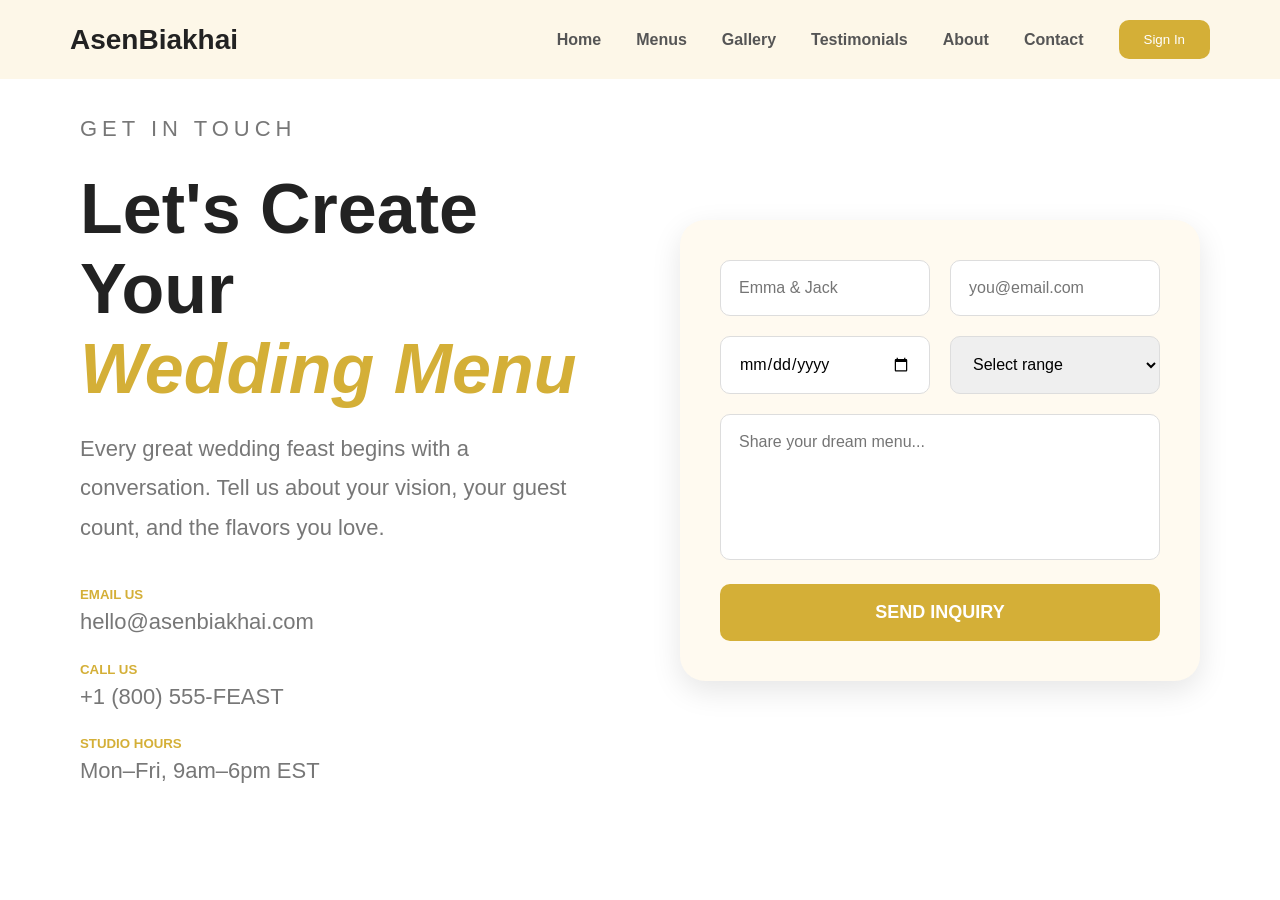
<file: contact.html>
<!DOCTYPE html>
<html>

<head>

<meta charset="UTF-8">
<meta name="viewport" content="width=device-width, initial-scale=1">

<title>Contact</title>

<link rel="stylesheet" href="style.css">

</head>

<body>

<header>

<div class="logo">
AsenBiakhai
</div>

<nav>

<a href="index.html">Home</a>
<a href="#">Menus</a>
<a href="#">Gallery</a>
<a href="#">Testimonials</a>
<a href="#">About</a>
<a href="contact.html">Contact</a>

<button class="signin">
Sign In
</button>

</nav>

</header>

<section class="contact">

<div class="left">

<p class="small">
GET IN TOUCH
</p>

<h1>
Let's Create Your
<span>Wedding Menu</span>
</h1>

<p>
Every great wedding feast begins with a conversation.
Tell us about your vision, your guest count,
and the flavors you love.
</p>

<div class="info">

<h5>EMAIL US</h5>
<p>hello@asenbiakhai.com</p>

<h5>CALL US</h5>
<p>+1 (800) 555-FEAST</p>

<h5>STUDIO HOURS</h5>
<p>Mon–Fri, 9am–6pm EST</p>

</div>

</div>

<div class="right">

<form>

<div class="row">

<input type="text" placeholder="Emma & Jack">

<input type="email" placeholder="you@email.com">

</div>

<div class="row">

<input type="date">

<select>

<option>Select range</option>
<option>50-100</option>
<option>100-200</option>
<option>200+</option>

</select>

</div>

<textarea rows="6"
placeholder="Share your dream menu..."></textarea>

<button type="submit">
SEND INQUIRY
</button>

</form>

</div>

</section>

</body>
</html>
</file>
<file: style.css>
/* MENU SECTION */
#Menu {
    display: flex;
    flex-direction: column;
    align-items: center;
    background-color: #FFFBF7;
}

.head-menu {
    display: flex;
    flex-direction: column;
    align-items: center;
}

.orth {
    color: #e0bb45;
    font-size: 2rem;
    text-shadow: 2px 2px 5px #e0bc453f;
}

.card {
    width: 22rem;
    height: 25rem;
    border-radius: 2rem;
    background-color: whitesmoke;
    box-shadow: 2px 2px 10px rgba(0,0,0,0.2);
    cursor: pointer;
}

.dishes:has(.card:hover) .card:not(:hover) {
    filter: blur(1px);
    transform: scale(0.92);
    transition: all 0.5s cubic-bezier(0.25, 0.46, 0.45, 0.94);
}

.card:hover {
    transform: scale(1.08);
    filter: blur(0);
    box-shadow: 8px 8px 25px rgba(0, 0, 0, 0.15);
    z-index: 10;
    position: relative;
    transition: all 0.5s cubic-bezier(0.2, 0.9, 0.4, 1.1);
}

.image {
    width: 22rem;
    height: 10rem;
    border-radius: 2rem 2rem 0px 0px;
    box-shadow: 2px 2px 5px rgba(0,0,0,0.2);
}

.dishes-title {
    padding: 0px 15px;
}

.dishes {
    display: flex;
    justify-content: center;
    gap: 2rem;
    flex-wrap: wrap;
    padding: 1rem;
}

.people {
    width: 6.7rem;
}

.image-class {
    width: 100%;
    height: auto;
    display: block;
    padding: 5px;
    transition: transform 0.6s cubic-bezier(0.25, 0.46, 0.45, 0.94);
    border-radius: 10%;
}

.imgss {
    display: flex;
    overflow: hidden;
    align-items: center;
}

.collumn {
    display: flex;
    flex-direction: column;
    padding: 5px;
    overflow: hidden;
}

.image-class:hover {
    transform: scale(1.08);
}

@media only screen and (max-width: 770px) {
    .imgss {
        display: flex;
        flex-direction: column;
        overflow: hidden;
    }
}

/* RESET */
* {
    margin: 0;
    padding: 0;
    box-sizing: border-box;
    font-family: Arial, sans-serif;
}

html {
    scroll-behavior: smooth;
}

body {
    background: #ffffff;
    color: #333;
}

/* HEADER */
header {
    position: fixed;
    top: 0;
    left: 0;
    width: 100%;
    background: #fdf7e8;
    display: flex;
    justify-content: space-between;
    align-items: center;
    padding: 20px 70px;
    z-index: 1000;
}

.logo {
    font-size: 28px;
    font-weight: bold;
    color: #222;
}

nav {
    display: flex;
    align-items: center;
    gap: 35px;
}

nav a {
    text-decoration: none;
    color: #555;
    font-weight: 600;
}

.signin {
    background: #d4af37;
    color: white;
    border: none;
    padding: 12px 25px;
    border-radius: 10px;
    cursor: pointer;
}

/* HERO */
.hero {
    height: 100vh;
    background: 
        linear-gradient(rgba(0,0,0,.55), rgba(0,0,0,.55)),
        url("src/Images/hero/WhatsApp\ Image\ 2026-06-25\ at\ 11.05.59\ PM.jpeg");
    background-size: cover;
    background-position: center;
    display: flex;
    justify-content: center;
    align-items: center;
    text-align: center;
}

.content {
    width: 100%;
    color: white;
}

.content h4 {
    color: #d4af37;
    letter-spacing: 4px;
    margin-bottom: 20px;
}

.content h1 {
    font-size: 90px;
}

.content span {
    display: block;
    color: #d4af37;
    font-style: italic;
}

.content p {
    margin-top: 25px;
    font-size: 24px;
    line-height: 1.8;
}

.buttons {
    margin-top: 40px;
}

.quote-btn,
.menu-btn {
    padding: 18px 35px;
    border-radius: 10px;
    font-size: 18px;
    margin: 10px;
    cursor: pointer;
}

.quote-btn {
    background: #d4af37;
    border: none;
    color: white;
}

.menu-btn {
    background: transparent;
    border: 2px solid white;
    color: white;
}

/* SECTIONS */
.section {
    min-height: 100vh;
    padding: 140px 80px;
    text-align: center;
}

.section h2 {
    font-size: 60px;
    color: #d4af37;
    margin-bottom: 20px;
}

.section p {
    font-size: 22px;
    color: #666;
}

/* CONTACT */
.contact {
    min-height: 100vh;
    padding: 100px 80px;
    display: grid;
    grid-template-columns: 1fr 1fr;
    gap: 80px;
    align-items: center;
}

.small {
    color: #d4af37;
    letter-spacing: 5px;
}

.left h1 {
    font-size: 70px;
    color: #222;
    margin: 20px 0;
}

.left span {
    display: block;
    color: #d4af37;
    font-style: italic;
}

.left p {
    font-size: 22px;
    line-height: 1.8;
    color: #777;
}

.info {
    margin-top: 40px;
}

.info h5 {
    color: #d4af37;
    margin-top: 20px;
}

.right {
    background: #fffaf0;
    padding: 40px;
    border-radius: 25px;
    box-shadow: 0 10px 30px rgba(0,0,0,.1);
}

.row {
    display: flex;
    gap: 20px;
    margin-bottom: 20px;
}

.row input,
.row select {
    flex: 1;
}

input,
select,
textarea {
    width: 100%;
    padding: 18px;
    border: 1px solid #ddd;
    border-radius: 10px;
    font-size: 16px;
}

textarea {
    resize: none;
}

.right button {
    width: 100%;
    margin-top: 20px;
    padding: 18px;
    border: none;
    border-radius: 10px;
    background: #d4af37;
    color: white;
    font-size: 18px;
    font-weight: bold;
}

nav :hover {
    color: #d4af37;
    text-shadow: 50px solid black;
}

@media (max-width: 900px) {
    header {
        flex-direction: column;
        gap: 15px;
        padding: 20px;
    }

    nav {
        flex-wrap: wrap;
        justify-content: center;
    }

    .content h1 {
        font-size: 50px;
    }

    .contact {
        grid-template-columns: 1fr;
    }

    .row {
        flex-direction: column;
    }
}

/* ABOUT */
.about {
    padding: 90px 8%;
    background: linear-gradient(to bottom, #fff, #fff9ed);
}

.container {
    display: grid;
    grid-template-columns: repeat(4, 1fr);
    gap: 30px;
}

/* FIXED: Card styling moved to avoid duplicates */
.container .card {
    background: #fff;
    padding: 45px 30px;
    border-radius: 20px;
    text-align: center;
    box-shadow: 0 10px 35px rgba(0,0,0,.08);
    transition: .4s;
}

.container .card:hover {
    transform: translateY(-10px);
    box-shadow: 0 20px 45px rgba(0,0,0,.15);
}

.icon {
    width: 70px;
    height: 70px;
    margin: auto;
    border-radius: 50%;
    background: #fff4d8;
    display: flex;
    justify-content: center;
    align-items: center;
    color: #d6a520;
    font-size: 28px;
    margin-bottom: 25px;
}

.card h2 {
    font-size: 48px;
    color: #222;
}

.card h3 {
    font-size: 28px;
    margin-top: 8px;
}

.card p {
    color: #777;
    margin-top: 10px;
}

/* TESTIMONIAL */
.testimonial {
    padding: 100px 10%;
    background: white;
}

.heading {
    text-align: center;
    margin-bottom: 60px;
}

.heading h4 {
    letter-spacing: 6px;
    color: #c89a1d;
    font-size: 14px;
    margin-bottom: 15px;
}

.heading h1 {
    font-size: 65px;
    color: #222;
}

.slider {
    max-width: 1100px;
    margin: auto;
    overflow: hidden; /* FIXED: Moved overflow here */
}

.slides {
    display: flex;
    transition: 0.8s ease;
}

.slide {
    flex: 0 0 100%;
    background: #fffdf5;
    border: 1px solid #f2deb0;
    border-radius: 25px;
    padding: 60px;
    position: relative;
}

.quote-icon {
    position: absolute;
    top: 30px;
    left: 35px;
    font-size: 70px;
    color: #f0dfb1;
}

.slide p {
    margin-top: 50px;
    line-height: 2;
    font-size: 28px;
    font-family: 'Cormorant Garamond', serif;
    color: #333;
}

.bottom {
    margin-top: 60px;
    display: flex;
    justify-content: space-between;
    align-items: center;
}

.profile {
    display: flex;
    align-items: center;
    gap: 18px;
}

.avatar {
    width: 70px;
    height: 70px;
    border-radius: 50%;
    background: #cfe7cf;
    display: flex;
    justify-content: center;
    align-items: center;
    font-size: 24px;
    font-weight: 600;
}

.profile h3 {
    font-size: 30px;
}

.profile span {
    color: #888;
}

.stars {
    color: #d6a520;
    font-size: 25px;
    letter-spacing: 5px;
}

.testimonial-buttons {
    margin-top: 35px;
    display: flex;
    justify-content: center;
    align-items: center;
    gap: 25px;
}

.testimonial-buttons button {
    width: 55px;
    height: 55px;
    border-radius: 50%;
    border: 1px solid #e6c76d;
    background: white;
    cursor: pointer;
    font-size: 22px;
    transition: .3s;
}

.testimonial-buttons button:hover {
    background: #d6a520;
    color: white;
}

.dots {
    display: flex;
    gap: 10px;
}

.dot {
    width: 12px;
    height: 12px;
    border-radius: 50%;
    background: #d8d8d8;
    transition: 0.3s;
    cursor: pointer;
}

.dot.active {
    width: 40px;
    border-radius: 30px;
    background: #d6a520;
}

@media (max-width: 992px) {
    .container {
        grid-template-columns: repeat(2, 1fr);
    }

    .heading h1 {
        font-size: 45px;
    }

    .slide {
        padding: 40px;
    }

    .slide p {
        font-size: 22px;
    }
}

@media (max-width: 768px) {
    .container {
        grid-template-columns: 1fr;
    }

    .bottom {
        flex-direction: column;
        gap: 20px;
        align-items: flex-start;
    }

    .heading h1 {
        font-size: 35px;
    }

    .slide p {
        font-size: 19px;
    }
}

/* HERO BUTTONS */
.buttons {
    margin-top: 40px;
    display: flex;
    gap: 20px;
    justify-content: center;
    flex-wrap: wrap;
}

.quote {
    padding: 18px 45px;
    border-radius: 50px;
    font-size: 18px;
    font-weight: 600;
    cursor: pointer;
    transition: all 0.3s ease;
    background: #d4af37;
    border: 2px solid #d4af37;
    color: white;
    letter-spacing: 1px;
    text-transform: uppercase;
}

.quote:hover {
    background: #c49a2e;
    border-color: #c49a2e;
    transform: translateY(-3px);
    box-shadow: 0 10px 25px rgba(212, 175, 55, 0.4);
}

.menu-btn {
    padding: 18px 45px;
    border-radius: 50px;
    font-size: 18px;
    font-weight: 600;
    cursor: pointer;
    transition: all 0.3s ease;
    background: transparent;
    border: 2px solid white;
    color: white;
    letter-spacing: 1px;
    text-transform: uppercase;
}

.menu-btn:hover {
    background: white;
    color: #333;
    transform: translateY(-3px);
    box-shadow: 0 10px 25px rgba(255, 255, 255, 0.2);
}

/* Responsive */
@media (max-width: 768px) {
    .buttons {
        flex-direction: column;
        align-items: center;
        gap: 15px;
    }
    
    .quote,
    .menu-btn {
        padding: 16px 40px;
        width: 100%;
        max-width: 280px;
        font-size: 16px;
    }
}

/* TESTIMONIAL NAVIGATION BUTTONS */
.testimonial-nav {
    margin-top: 35px;
    display: flex;
    justify-content: center;
    align-items: center;
    gap: 25px;
}

.testimonial-nav button {
    width: 55px;
    height: 55px;
    border-radius: 50%;
    border: 2px solid #e6c76d;
    background: white;
    cursor: pointer;
    font-size: 22px;
    color: #d4af37;
    transition: all 0.3s ease;
    display: flex;
    align-items: center;
    justify-content: center;
}

.testimonial-nav button:hover {
    background: #d4af37;
    color: white;
    transform: scale(1.1);
    box-shadow: 0 8px 20px rgba(212, 175, 55, 0.3);
}

.testimonial-nav button:active {
    transform: scale(0.95);
}

/* Disabled state */
.testimonial-nav button:disabled {
    opacity: 0.4;
    cursor: not-allowed;
    transform: none;
}

.testimonial-nav button:disabled:hover {
    background: white;
    color: #d4af37;
    transform: none;
    box-shadow: none;
}

/* Alternative style - Circular with shadow */
.testimonial-nav-alt button {
    width: 60px;
    height: 60px;
    border-radius: 50%;
    border: none;
    background: white;
    cursor: pointer;
    font-size: 24px;
    color: #d4af37;
    transition: all 0.3s ease;
    box-shadow: 0 4px 15px rgba(0, 0, 0, 0.08);
    display: flex;
    align-items: center;
    justify-content: center;
}

.testimonial-nav-alt button:hover {
    background: #d4af37;
    color: white;
    transform: translateY(-3px);
    box-shadow: 0 8px 25px rgba(212, 175, 55, 0.35);
}

/* Alternative style - Minimalist */
.testimonial-nav-minimal button {
    width: 50px;
    height: 50px;
    border-radius: 50%;
    border: 1px solid #ddd;
    background: transparent;
    cursor: pointer;
    font-size: 20px;
    color: #666;
    transition: all 0.3s ease;
    display: flex;
    align-items: center;
    justify-content: center;
}

.testimonial-nav-minimal button:hover {
    border-color: #d4af37;
    color: #d4af37;
    background: #fff9ed;
}
</file>
